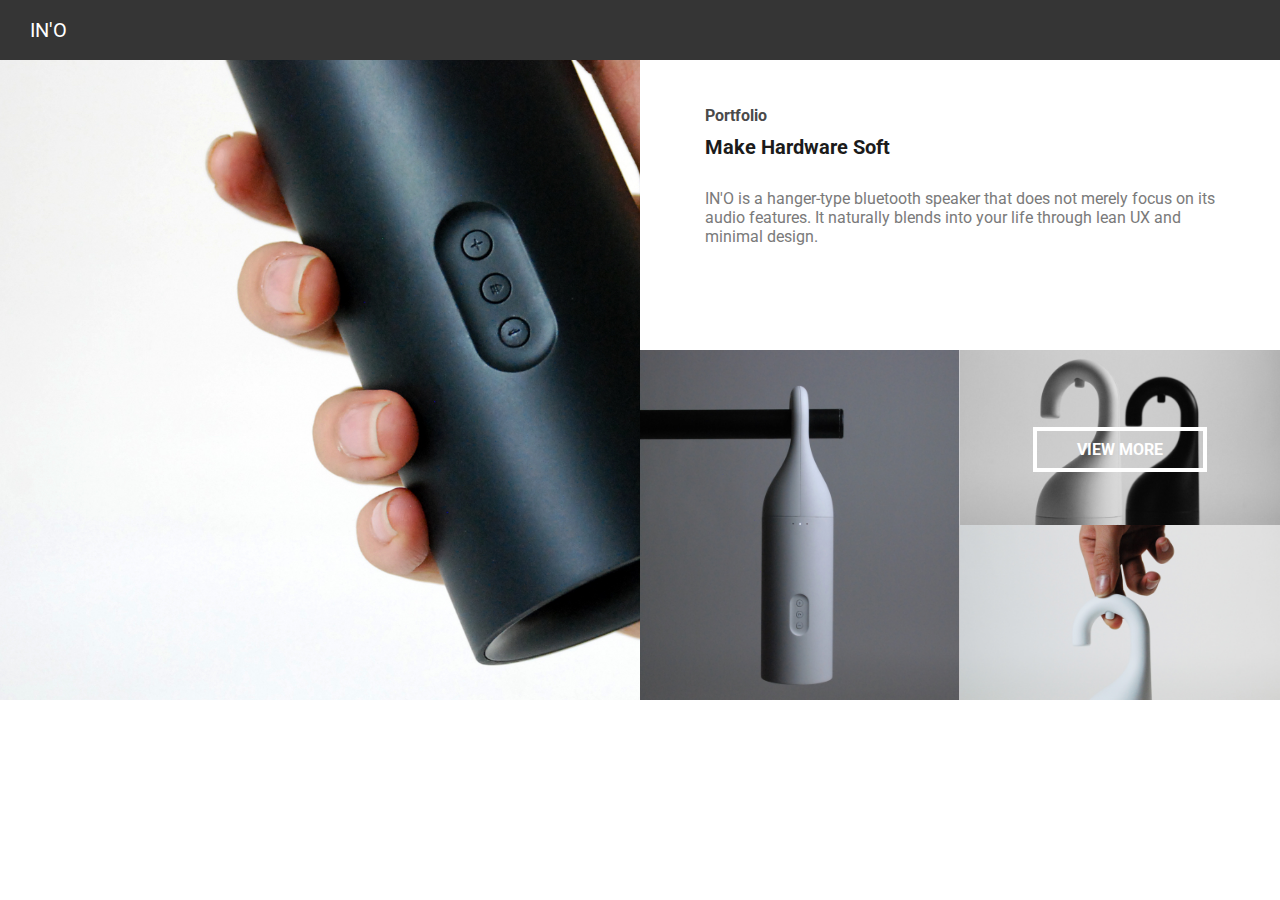
<file: codeit/이노/index.html>
<!DOCTYPE html>
<html>

<head>
  <title>IN'O</title>
  <link rel="stylesheet" href="css/styles.css">
  <link href="https://fonts.googleapis.com/css?family=Roboto" rel="stylesheet">
</head>
<body>
  <div id="navbar">
    <h>IN'O</h>
  </div>
  <div id="mi">
  </div>
  <div id="inf-container">
    <div id="inf">
      <h1>Portfolio</h1>
      <h2>Make Hardware Soft</h2>
      <p>IN'O is a hanger-type bluetooth speaker that does not merely focus on its audio features. It naturally blends into your life through lean UX and minimal design.</p>
     </div> 
  </div>
  <div id="img1">
  </div>
  <div id="img2">
    <div id="vb">
      <a href id="vm">VIEW MORE</a>
    </div>
  </div>
  <div id="img3">
  </div>
</body>
</html>
</file>
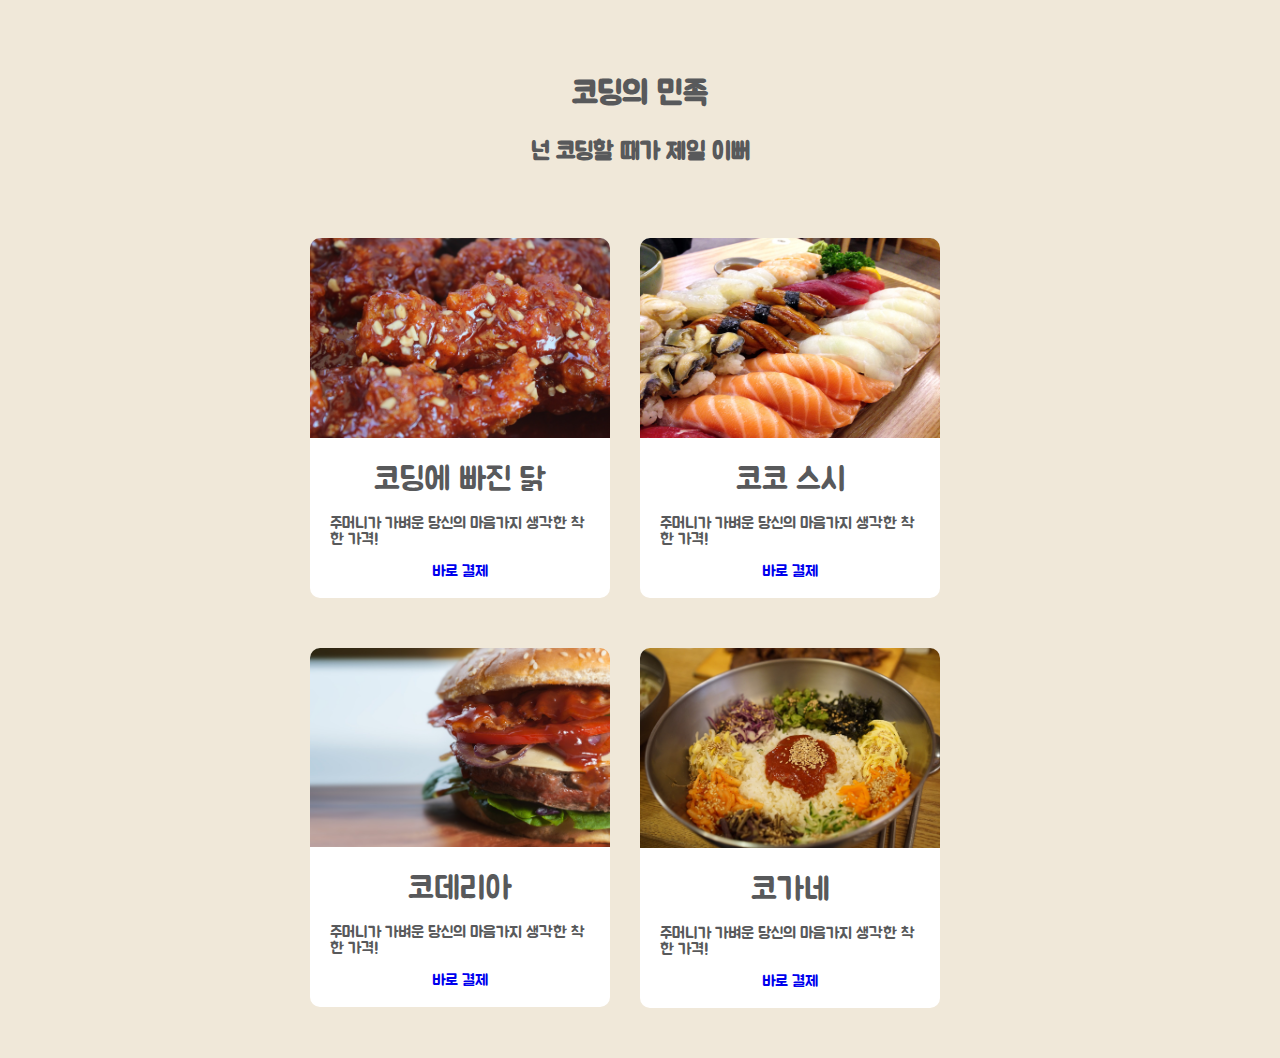
<file: codeit/코딩의 민족 그리드/index.html>
<!DOCTYPE html>
<html>
<head>
  <title>코딩의 민족</title>
  <meta charset="utf-8">
  <link rel="stylesheet" href="css/styles.css">
</head>
<body>
  <h1>코딩의 민족</h1>
  <h2>넌 코딩할 때가 제일 이뻐</h2>
  <div class="menu-container">
    <div class="menu">
      <img src="images/chicken.jpg">
      <div class="inf">
        <h>코딩에 빠진 닭</h>
        <p>주머니가 가벼운 당신의 마음가지 생각한 착한 가격!</p>
        <a href="#">바로 결제</a>
      </div>
    </div>
    <div class="menu">
      <img src="images/sushi.jpg" height=200px;>
      <div class="inf">
        <h>코코 스시</h>
        <p>주머니가 가벼운 당신의 마음가지 생각한 착한 가격!</p>
        <a href="#">바로 결제</a>
      </div>
    </div>
    <div class="menu">
      <img src="images/burger.jpg">
      <div class="inf">
        <h>코데리아</h>
        <p>주머니가 가벼운 당신의 마음가지 생각한 착한 가격!</p>
        <a href="#">바로 결제</a>
      </div>
    </div>
    <div class="menu">
      <img src="images/bibimbap.jpg">
      <div class="inf">
        <h>코가네</h>
        <p>주머니가 가벼운 당신의 마음가지 생각한 착한 가격!</p>
        <a href="#">바로 결제</a>
      </div>
    </div>
  </div>
</body>
</html>
</file>
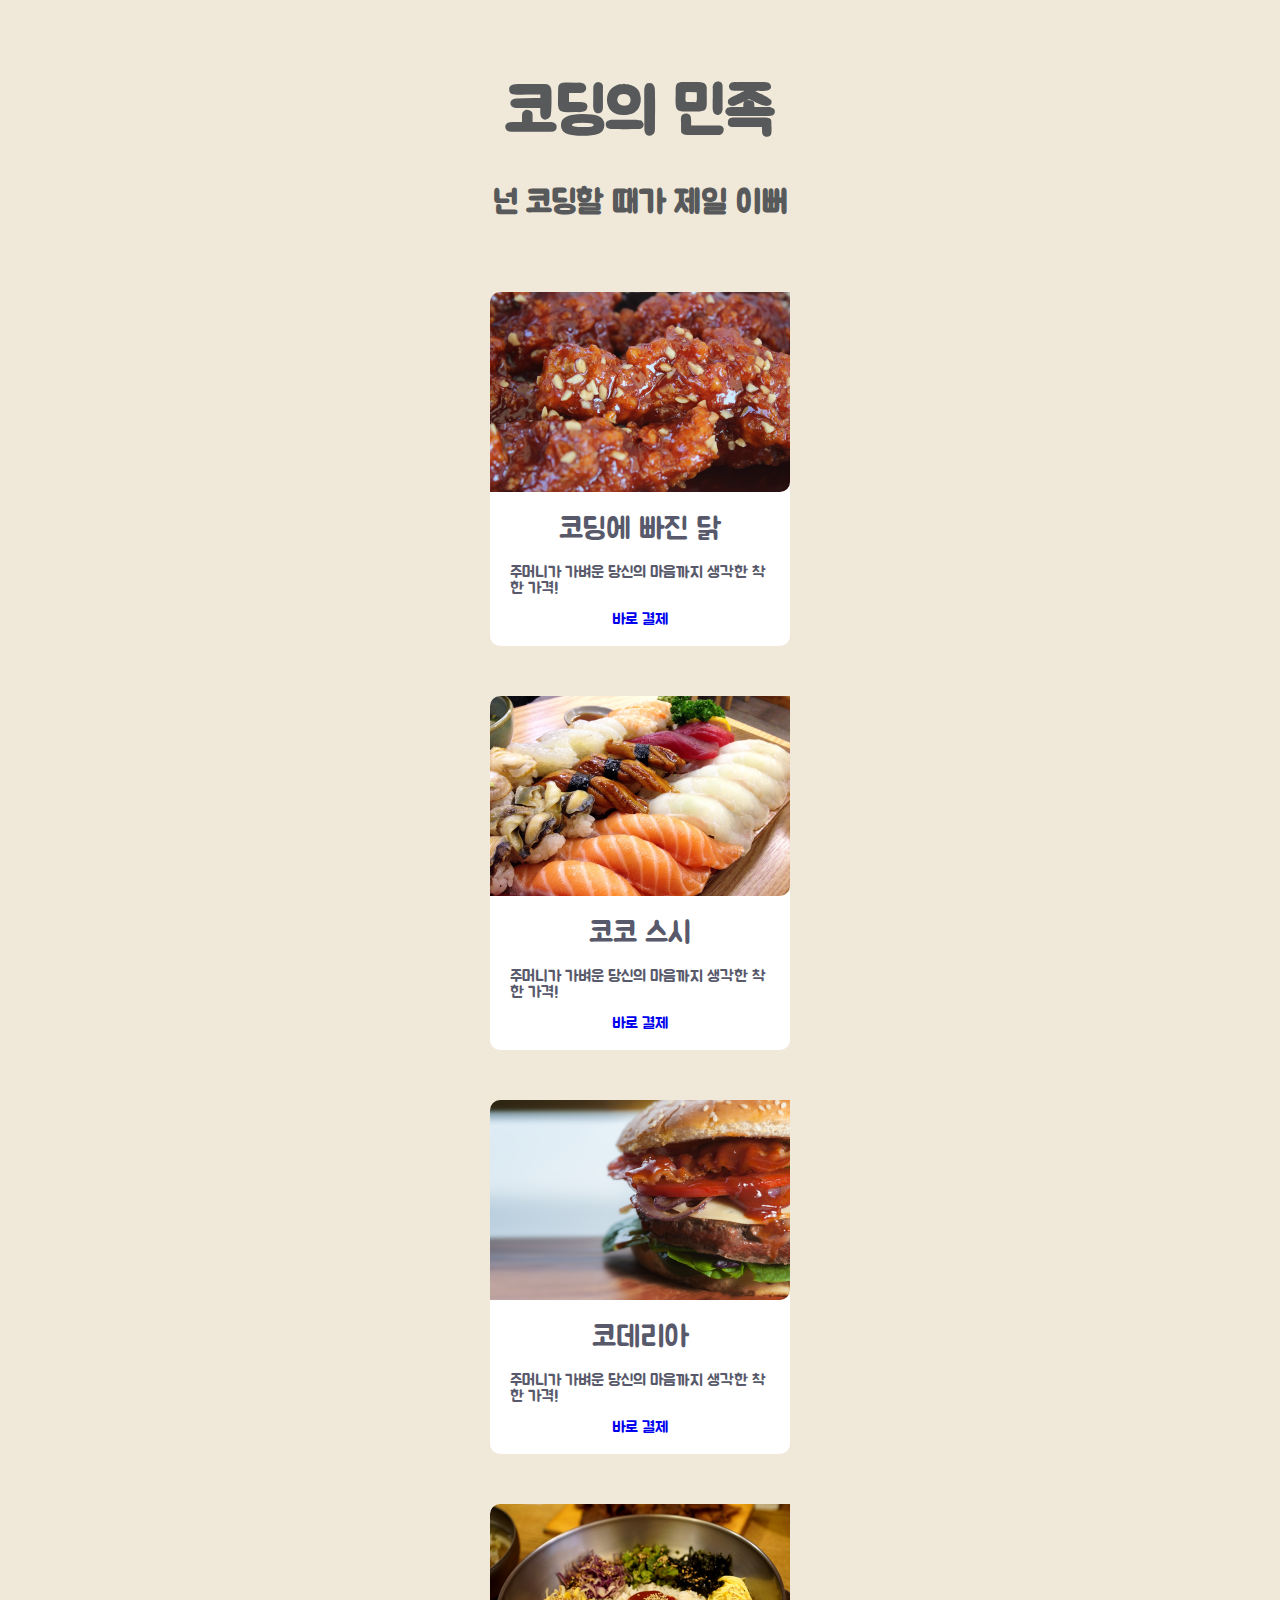
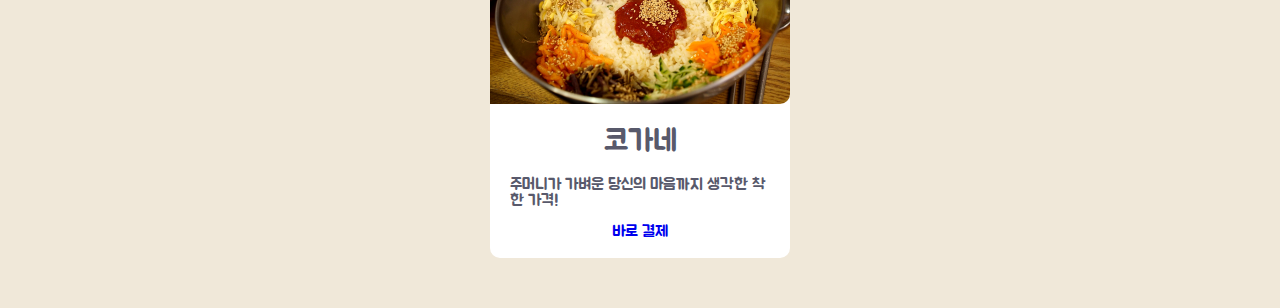
<file: codeit/코딩의 민족/index.html>
<!DOCTYPE html>
<html>
<head>
  <title>코딩의 민족</title>
  <meta charset="utf-8">
  <link rel="stylesheet" href="css/styles.css">
  <link rel="stylesheet" href="fonts/BMJUA_otf.otf">
</head>
<body>
  <div id="title">
    <h1>코딩의 민족</h1>
    <h2>넌 코딩할 때가 제일 이뻐</h2>
  </div>
  <div class="menu">
    <img src="images/chicken.jpg">
    <div class="inf">
      <h>코딩에 빠진 닭</h>
      <p1>주머니가 가벼운 당신의 마음까지 생각한 착한 가격!</p1>
      <a href="#">바로 결제</a>
    </div>
  </div>
  <div class="menu">
    <img src="images/sushi.jpg">
    <div class="inf">
      <h>코코 스시</h>
      <p1>주머니가 가벼운 당신의 마음까지 생각한 착한 가격!</p1>
      <a href="#">바로 결제</a>
    </div>
  </div>
  <div class="menu">
    <img src="images/burger.jpg">
    <div class="inf">
      <h>코데리아</h>
      <p1>주머니가 가벼운 당신의 마음까지 생각한 착한 가격!</p1>
      <a href="#">바로 결제</a>
    </div>
  </div>
  <div class="menu">
    <img src="images/bibimbap.jpg">
    <div class="inf">
      <h>코가네</h>
      <p1>주머니가 가벼운 당신의 마음까지 생각한 착한 가격!</p1>
      <a href="#">바로 결제</a>
    </div>
  </div>
</body>
</html>
</file>
<file: codeit/이노/css/styles.css>
* {
  box-sizing: border-box;
}

body {
  margin: 0;
  font-family: 'Roboto', sans-serif;
}

#navbar {
  width: 100%;
  height: 60px;
  background-color: #353535;
  position: fixed;
}

#navbar h {
  font-size: 20px;
  color: white;
  line-height: 60px;
  padding-left: 30px;
}

#mi {
  height: 350px;
  background-image: url("../images/main_img.jpg");
  background-size: cover;
}

#inf-container {
  height: 320px;
  line-height: 320px;
}

#inf-container #inf {
  display: inline-block;
  vertical-align: middle;
  line-height: normal;
  padding-left: 30px;
  padding-right: 30px;
}

#inf-container #inf h1 {
  font-size: 16px;
  color: #4A4A4A;
  margin: 0;
}

#inf-container #inf h2 {
  font-size: 20px;
  color: #1B1B1B;
  margin-top: 10px;
  margin-bottom: 30px;
}

#inf-container #inf p {
  font-size: 16px;
  color: #7A7A7A;
  margin: 0;
}

#img1 {
  height: 385px;
  background-image: url("../images/img1.jpg");
  background-size: cover;
}

#img2 {
  height: 200px;
  background-image: url("../images/img2.jpg");
  background-size: cover;
  line-height: 200px;
}

#img2 #vb {
  vertical-align: middle;
  text-align: center;
}

#img2 #vb a {
  border: 4px solid white;
  color: white;
  text-decoration: none;
  font-size: 16px;
  font-weight: bold;
  padding: 9px 40px;
}

#img3 {
  height: 200px;
  background-image: url("../images/img3.jpg");
  background-size: cover;
}

@media (min-width: 768px) {
  #mi {
    height: 562px;
  }

  #inf-container {
    height: 272px;
    line-height: 272px;
    padding-left: 65px;
    padding-right: 65px;
  }

  #inf-container #inf {
    display: inline-block;
    vertical-align: middle;
    padding: 0;
  }

  #img1 {
    width: 50%;
    height: 360px;
    float: left;
  }

  #img2 {
    width: 50%;
    height: 180px;
    float: left;
  }
  
  #img3 {
    width: 50%;
    height: 180px;
    float: left;
  }
}

@media (min-width: 992px) {
  #mi {
    width: 50%;
    height: 700px;
    float: left;
  }

  #inf-container {
    width: 50%;
    height: 350px;
    line-height: 350px;
    padding-left: 65px;
    padding-right: 65px;
    float: left;
  }

  #inf-container #inf {
    display: inline-block;
    vertical-align: middle;
    padding: 0;
  }
  
  #img1 {
    width: 25%;
    height: 350px;
  }

  #img2 {
    width: 25%;
    height: 175px;
  }

  #img3 {
    width: 25%;
    height: 175px;
  }
}
</file>
<file: codeit/코딩의 민족 그리드/css/styles.css>
* {
  box-sizing: border-box;
  font-family: Jua;
}

@font-face {
  src: url("../fonts/BMJUA_otf.otf");
  font-family: Jua;
}

body {
  background-color: #F0E8D9;
}

h1 {
  text-align: center;
  color: #58595B;
  margin-top: 75px;
  margin-bottom: 30px;
}

h2 {
  text-align: center;
  color: #58595B;
  margin-bottom: 75px;
}


.menu {
  background-color: white;
  margin-left: auto;
  margin-right: auto;
  width: 300px;
  border-radius: 10px;
  float: left;
  margin-right: 30px;
  margin-bottom: 50px;
}

.menu img {
  width: 300px;
  border-radius: 10px 10px 0px 0px;
}

.inf {
  padding: 20px;
}

.inf h {
  display: block;
  text-align: center;
  color: #58595B;
  font-size: 32px;
  margin-bottom: 20px;
}

.inf p {
  color: #58595B;
  font-size: 16px;
  margin-bottom: 16px;
}

.inf a {
  display: block;
  text-align: center;
  font-size: 16px;
  text-decoration: none;
}

.menu-container {
  margin-left: auto;
  margin-right: auto;
  width: 660px;
}
</file>
<file: codeit/코딩의 민족/css/styles.css>
* {
  box-sizing: border-box;
  font-family: Jua;
}

@font-face {
  src: url("../fonts/BMJUA_otf.otf");
  font-family: Jua;
}

body {
  background-color: #F0E8D9;
}

#title {
  font-family: Jua;
  text-align: center;
  color: #58595B;
}

#title h1 {
  margin-top: 75px;
  font-size: 64px;
}

#title h2 {
  margin-top: 30px;
  margin-bottom: 75px;
  font-size: 32px;
}

.menu {
  background-color: white;
  width: 300px;
  margin-left: auto;
  margin-right: auto;
  border-radius: 10px;
  margin-bottom: 50px;
}

.menu img {
  width: 300px;
  height: 200px;
  display: block;
  margin-left: auto;
  margin-right: auto;
  border-radius: 10px 0px;
}

.menu h {
  font-size: 30px;
  display: block;
}

.menu p1 {
  display: block;
  text-align: left;;
  margin-top: 20px;
  margin-bottom: 15px;
}

.menu a {
  display: block;
  color: #0000EE;
  text-decoration: none;
}

.menu .inf {
  padding: 20px;
  color: #58596B;
  text-align: center;
}
</file>
